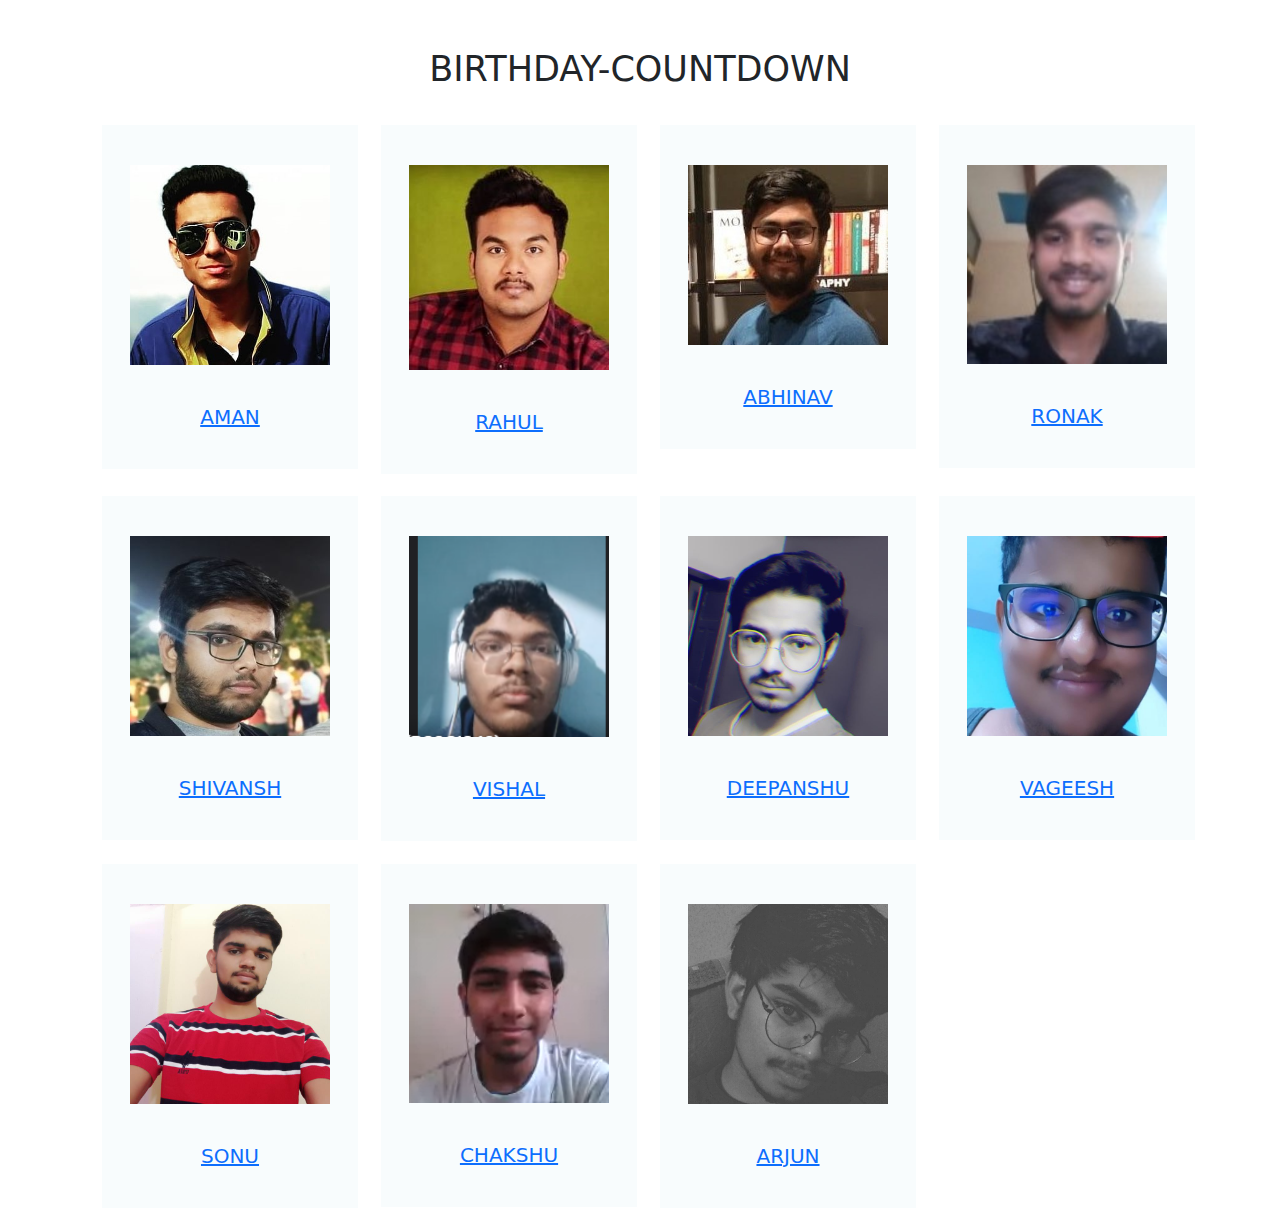
<file: index.html>
<!DOCTYPE html>
<html lang="en">
<head>
    <meta charset="UTF-8">
    <meta http-equiv="X-UA-Compatible" content="IE=edge">
    <meta name="viewport" content="width=device-width, initial-scale=1.0">
    <title>birthday Countdown</title>
    <link rel="favicon" href="../img/logo1.jpg">

    <!-- style css file -->
    <link rel="stylesheet" href="style.css">
    <!-- bootstrap css file -->
    <link rel="stylesheet" href="./bootstrap.min.css">
</head>
<body>
    <section class="birthday-area">
        <div class="container">
          <div class="row">
            <div class="col-lg-12 text-center birthday-title">
              <h1 class="text-uppercase title-text">Birthday-countdown</h1>
            </div>
          </div>
          <div class="container birthday-list">
            <div class="row">
              <div class="col-lg-3 col-md-6 col-sm-12">
                  <a href="./html/aman.html" target="_blank" rel="noopener noreferrer">
                    <div class="birthday">
                        <div class="birthday-img text-center py-4">
                          <img src="./img/buddies/aman.jpg" alt="birthday-1"  width="200" height="auto">
                        </div>
                        <div class="card-body text-centre">
                          <h5 class="card-title text-uppercase font-roboto">Aman</h5>
                        </div>
                        
                      </div>
                
                  </a>
                
              </div>
              <div class="col-lg-3 col-md-6 col-sm-12">
                <a href="./html/rahul.html" target="_blank" rel="noopener noreferrer">
                    <div class="birthday">
                        <div class="birthday-img text-center py-4">
                          <img src="./img/buddies/rahul.jpg" alt="birthday-2"  width="200" height="auto">
                        </div>
                        <div class="card-body text-centre">
                          <h5 class="card-title text-uppercase font-roboto">Rahul</h5>
                        </div>
      
                      </div>
                </a>
              </div>
              <div class="col-lg-3 col-md-6 col-sm-12">
                <a href="./html/abhinav.html" target="_blank" rel="noopener noreferrer">
                    <div class="birthday">
                        <div class="birthday-img text-center py-4">
                          <img src="./img/buddies/abhinav.jpg" alt="birthday-3"  width="200" height="auto">
                        </div>
                        <div class="card-body text-centre">
                          <h5 class="card-title text-uppercase font-roboto">Abhinav</h5>
                        </div>
      
                      </div>
                </a>
              </div>
              <div class="col-lg-3 col-md-6 col-sm-12">
                <a href="./html/ronak.html" target="_blank" rel="noopener noreferrer">
                    <div class="birthday">
                        <div class="birthday-img text-center py-4">
                          <img src="./img/buddies/ronak.jpg" alt="birthday-4"  width="200" height="auto">
                        </div>
                        <div class="card-body text-centre">
                          <h5 class="card-title text-uppercase font-roboto">Ronak</h5>
                        </div>
      
                      </div>
                </a>
              </div>
              <div class="col-lg-3 col-md-6 col-sm-12">
                <a href="./html/shivansh.html" target="_blank" rel="noopener noreferrer">
                    <div class="birthday">
                        <div class="birthday-img text-center py-4">
                          <img src="./img/buddies/shivansh.jpg" alt="birthday-5"  width="200" height="auto">
                        </div>
                        <div class="card-body text-centre">
                          <h5 class="card-title text-uppercase font-roboto">Shivansh</h5>
                        </div>
      
                      </div>
                </a>
              </div>
              <div class="col-lg-3 col-md-6 col-sm-12">
                <a href="./html/vishal.html" target="_blank" rel="noopener noreferrer">
                    <div class="birthday">
                        <div class="birthday-img text-center py-4">
                          <img src="./img/buddies/vishal.png" alt="birthday-6"  width="200" height="auto">
                        </div>
                        <div class="card-body text-centre">
                          <h5 class="card-title text-uppercase font-roboto">Vishal</h5>
                        </div>
      
                      </div>
                </a>
              </div>
              <div class="col-lg-3 col-md-6 col-sm-12">
                <a href="./html/deepanshu.html" target="_blank" rel="noopener noreferrer">
                    <div class="birthday">
                        <div class="birthday-img text-center py-4">
                          <img src="./img/buddies/deepanshu.jpg" alt="birthday-6"  width="200" height="auto">
                        </div>
                        <div class="card-body text-centre">
                          <h5 class="card-title text-uppercase font-roboto">Deepanshu</h5>
                        </div>
      
                      </div>
                </a>
              </div>
              <div class="col-lg-3 col-md-6 col-sm-12">
                <a href="./html/vageesh.html" target="_blank" rel="noopener noreferrer">
                    <div class="birthday">
                        <div class="birthday-img text-center py-4">
                          <img src="./img/buddies/vageesh.jpeg" alt="birthday-8"  width="200" height="auto">
                        </div>
                        <div class="card-body text-centre">
                          <h5 class="card-title text-uppercase font-roboto">Vageesh</h5>
                        </div>
      
                      </div>
                </a>
              </div>
              <div class="col-lg-3 col-md-6 col-sm-12">
                <a href="./html/sonu.html" target="_blank" rel="noopener noreferrer">
                    <div class="birthday">
                        <div class="birthday-img text-center py-4">
                          <img src="./img/buddies/sonu.jpg" alt="birthday-9"  width="200" height="auto">
                        </div>
                        <div class="card-body text-centre">
                          <h5 class="card-title text-uppercase font-roboto">Sonu</h5>
                        </div>
      
                      </div>
                </a>
              </div>
              <div class="col-lg-3 col-md-6 col-sm-12">
                <a href="./html/chakshu.html" target="_blank" rel="noopener noreferrer">
                    <div class="birthday">
                        <div class="birthday-img text-center py-4">
                          <img src="./img/buddies/chakshu.png" alt="birthday-10" width="200" height="auto">
                        </div>
                        <div class="card-body text-centre">
                          <h5 class="card-title text-uppercase font-roboto">Chakshu</h5>
                        </div>
      
                      </div>
                </a>
              </div>
              <div class="col-lg-3 col-md-6 col-sm-12">
                <a href="./html/arjun.html" target="_blank" rel="noopener noreferrer">
                    <div class="birthday">
                        <div class="birthday-img text-center py-4">
                          <img src="./img/buddies/arjun.jpg" alt="birthday-11" width="200" height="auto">
                        </div>
                        <div class="card-body text-centre">
                          <h5 class="card-title text-uppercase font-roboto">Arjun</h5>
                        </div>
      
                      </div>
                </a>
              </div>
            </div>

          </div>
        </div>
      </section>
      <!-- bootstrap js file -->
    <script src="./bootstrap.min.js"></script>
    
</body>
</html>
</file>
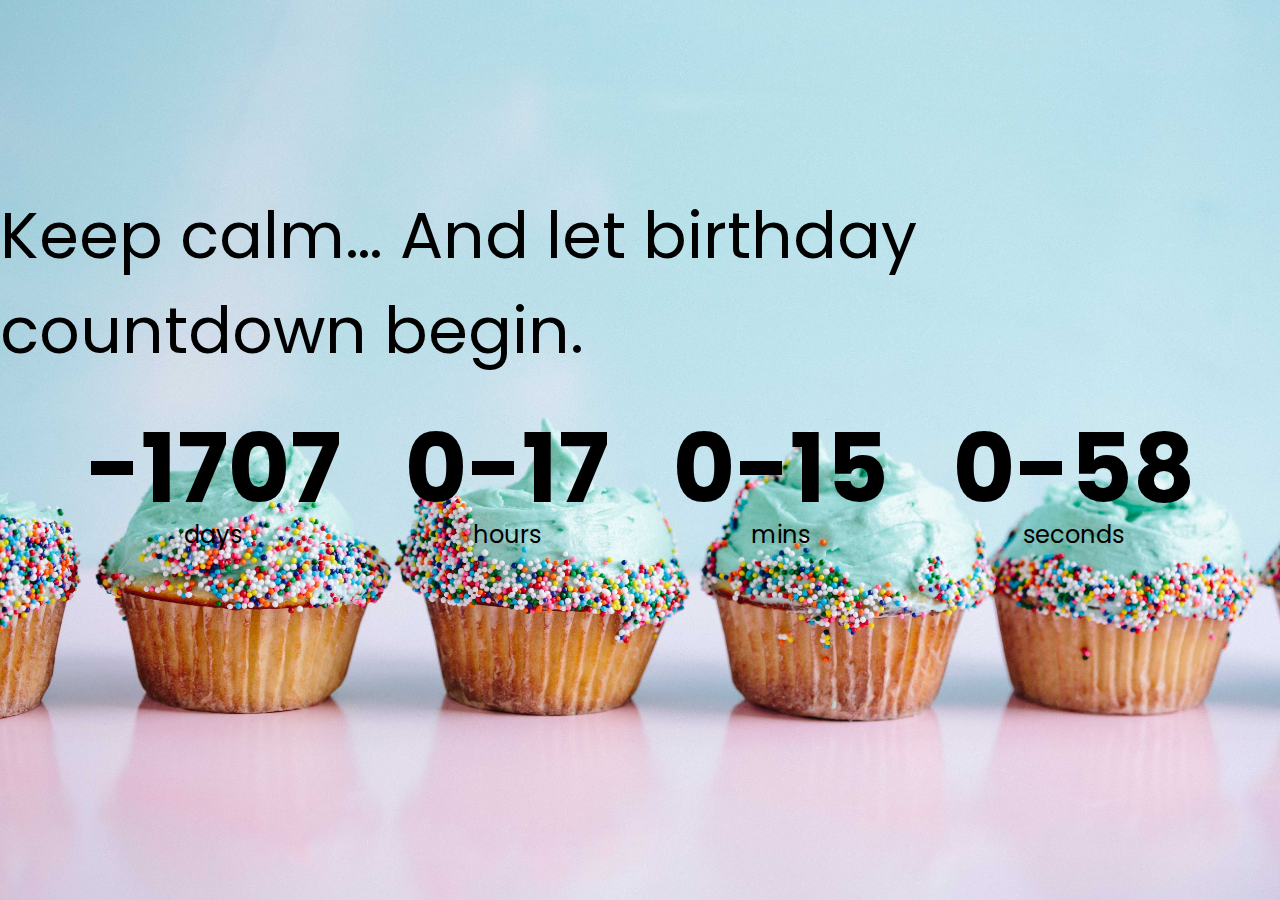
<file: html/abhinav.html>
<!DOCTYPE html>
<html lang="en">
<head>
    <meta charset="UTF-8">
    <meta http-equiv="X-UA-Compatible" content="IE=edge">
    <meta name="viewport" content="width=device-width, initial-scale=1.0">
    <title>Countdown Timer</title>
    <link rel="stylesheet" href="../style2.css">
    
    <link rel="shortcut icon" href="../img/logo2.jpg">
</head>

<body>
    <h1>Keep calm… And let birthday countdown begin.</h1>
    <div class="countdown-container">
        <div class="countdown-el days-c">
            <p class="big-text" id="days">0</p>
            <span>days</span>
        </div>
        <div class="countdown-el hours-c">
            <p class="big-text" id="hours">0</p>
            <span>hours</span>
        </div>
        <div class="countdown-el mins-c">
            <p class="big-text" id="mins">0</p>
            <span>mins</span>
        </div>
        <div class="countdown-el secs-c">
            <p class="big-text" id="secs">0</p>
            <span>seconds</span>
        </div>
    </div>
</body>
<script>
    const daysEl= document.getElementById('days');
    const hoursEl=document.getElementById('hours');
    const minsEl=document.getElementById('mins');
    const secsEl=document.getElementById('secs');
    const birthday = '21 nov 2021';
    function countdown() {
        const birthdayDate = new Date(birthday);
        const currentDate = new Date();
        const totalSeconds = (birthdayDate - currentDate)/1000;
        const days = Math.floor(totalSeconds/3600/24);
        const hours = Math.floor(totalSeconds/3600)%24;
        const minutes = Math.floor(totalSeconds/60)%60;
        const seconds = Math.floor(totalSeconds%60);

        console.log(days, hours, minutes, seconds);

        daysEl.innerHTML = days;
        hoursEl.innerHTML = formatTime(hours);
        minsEl.innerHTML = formatTime(minutes);
        secsEl.innerHTML = formatTime(seconds);
    }
    function formatTime(time){
        return time < 10 ? `0${time}` : time;
    }
    countdown();

    setInterval(countdown, 1000);
</script>
</html>
</file>
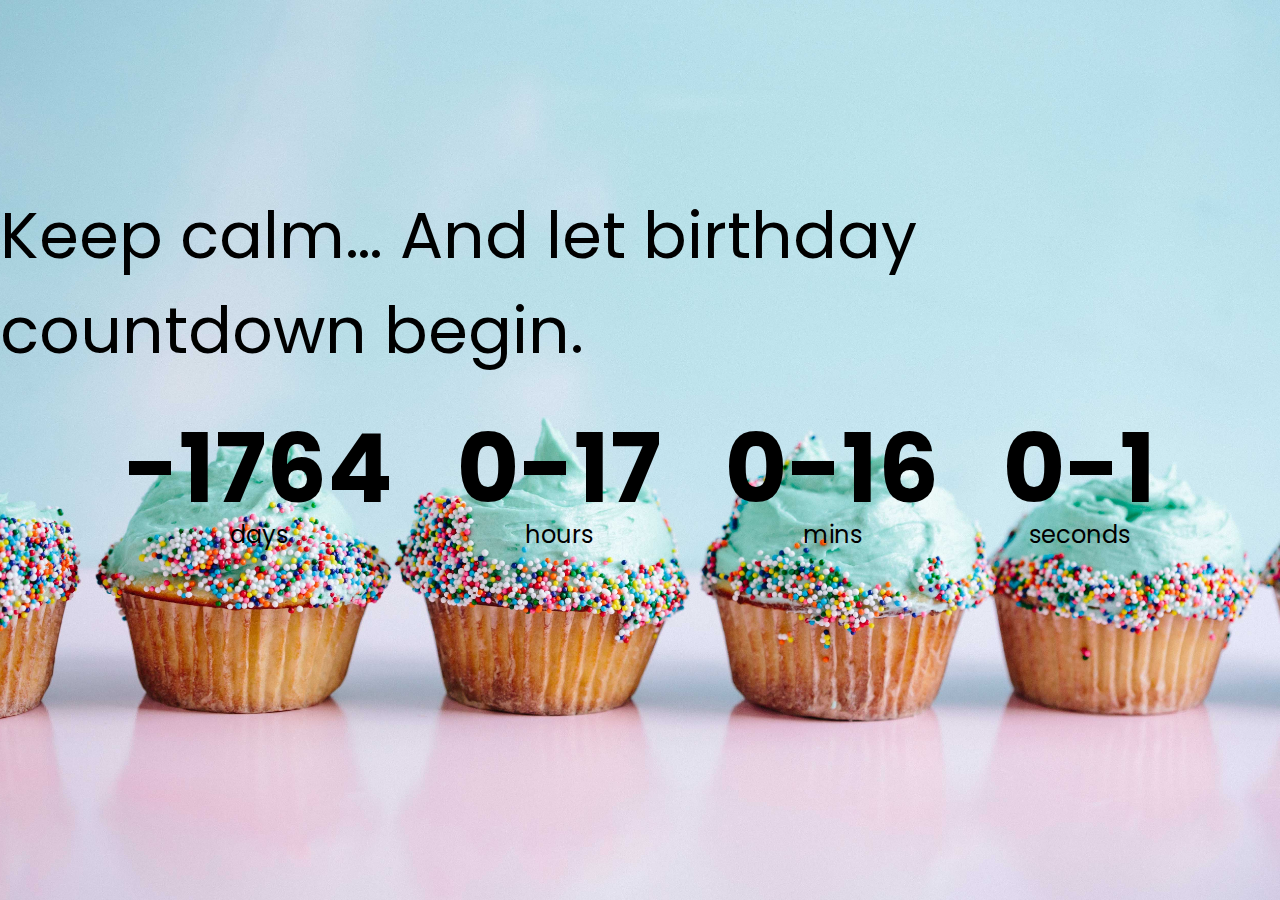
<file: html/aman.html>
<!DOCTYPE html>
<html lang="en">
<head>
    <meta charset="UTF-8">
    <meta http-equiv="X-UA-Compatible" content="IE=edge">
    <meta name="viewport" content="width=device-width, initial-scale=1.0">
    <title>Countdown Timer</title>
    <link rel="stylesheet" href="../style2.css">
    
    <link rel="shortcut icon" href="../img/logo2.jpg">
</head>

<body>
    <h1>Keep calm… And let birthday countdown begin.</h1>
    <div class="countdown-container">
        <div class="countdown-el days-c">
            <p class="big-text" id="days">0</p>
            <span>days</span>
        </div>
        <div class="countdown-el hours-c">
            <p class="big-text" id="hours">0</p>
            <span>hours</span>
        </div>
        <div class="countdown-el mins-c">
            <p class="big-text" id="mins">0</p>
            <span>mins</span>
        </div>
        <div class="countdown-el secs-c">
            <p class="big-text" id="secs">0</p>
            <span>seconds</span>
        </div>
    </div>
</body>
<script>
    const daysEl= document.getElementById('days');
    const hoursEl=document.getElementById('hours');
    const minsEl=document.getElementById('mins');
    const secsEl=document.getElementById('secs');
    const birthday = '25 Sept 2021';
    function countdown() {
        const birthdayDate = new Date(birthday);
        const currentDate = new Date();
        const totalSeconds = (birthdayDate - currentDate)/1000;
        const days = Math.floor(totalSeconds/3600/24);
        const hours = Math.floor(totalSeconds/3600)%24;
        const minutes = Math.floor(totalSeconds/60)%60;
        const seconds = Math.floor(totalSeconds%60);

        console.log(days, hours, minutes, seconds);

        daysEl.innerHTML = days;
        hoursEl.innerHTML = formatTime(hours);
        minsEl.innerHTML = formatTime(minutes);
        secsEl.innerHTML = formatTime(seconds);
    }
    function formatTime(time){
        return time < 10 ? `0${time}` : time;
    }
    countdown();

    setInterval(countdown, 1000);
</script>
</html>
</file>
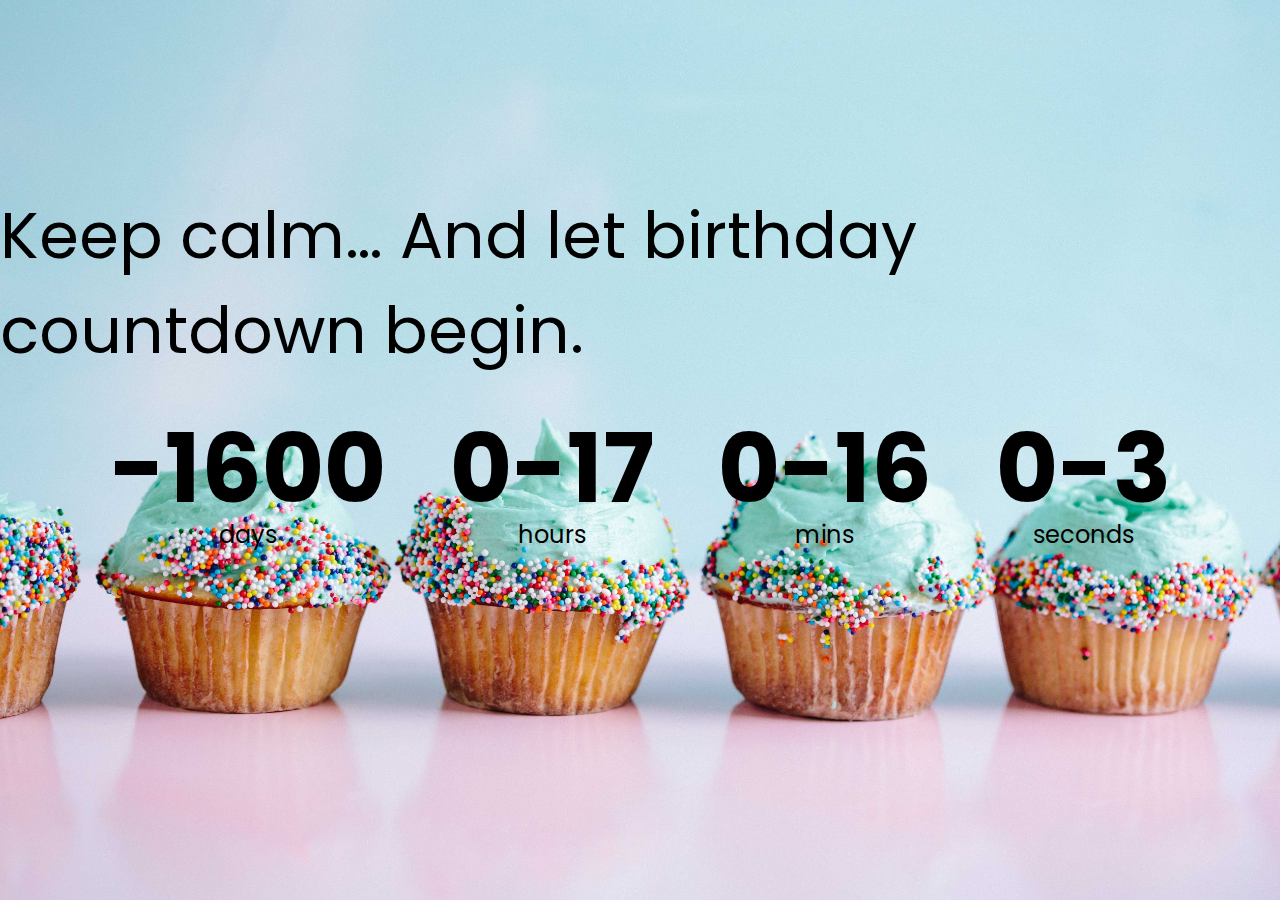
<file: html/arjun.html>
<!DOCTYPE html>
<html lang="en">
<head>
    <meta charset="UTF-8">
    <meta http-equiv="X-UA-Compatible" content="IE=edge">
    <meta name="viewport" content="width=device-width, initial-scale=1.0">
    <title>Countdown Timer</title>
    <link rel="stylesheet" href="../style2.css">
    
    <link rel="shortcut icon" href="../img/logo2.jpg">
</head>

<body>
    <h1>Keep calm… And let birthday countdown begin.</h1>
    <div class="countdown-container">
        <div class="countdown-el days-c">
            <p class="big-text" id="days">0</p>
            <span>days</span>
        </div>
        <div class="countdown-el hours-c">
            <p class="big-text" id="hours">0</p>
            <span>hours</span>
        </div>
        <div class="countdown-el mins-c">
            <p class="big-text" id="mins">0</p>
            <span>mins</span>
        </div>
        <div class="countdown-el secs-c">
            <p class="big-text" id="secs">0</p>
            <span>seconds</span>
        </div>
    </div>
</body>
<script>
    const daysEl= document.getElementById('days');
    const hoursEl=document.getElementById('hours');
    const minsEl=document.getElementById('mins');
    const secsEl=document.getElementById('secs');
    const birthday = '8 mar 2022';
    function countdown() {
        const birthdayDate = new Date(birthday);
        const currentDate = new Date();
        const totalSeconds = (birthdayDate - currentDate)/1000;
        const days = Math.floor(totalSeconds/3600/24);
        const hours = Math.floor(totalSeconds/3600)%24;
        const minutes = Math.floor(totalSeconds/60)%60;
        const seconds = Math.floor(totalSeconds%60);

        console.log(days, hours, minutes, seconds);

        daysEl.innerHTML = days;
        hoursEl.innerHTML = formatTime(hours);
        minsEl.innerHTML = formatTime(minutes);
        secsEl.innerHTML = formatTime(seconds);
    }
    function formatTime(time){
        return time < 10 ? `0${time}` : time;
    }
    countdown();

    setInterval(countdown, 1000);
</script>
</html>
</file>
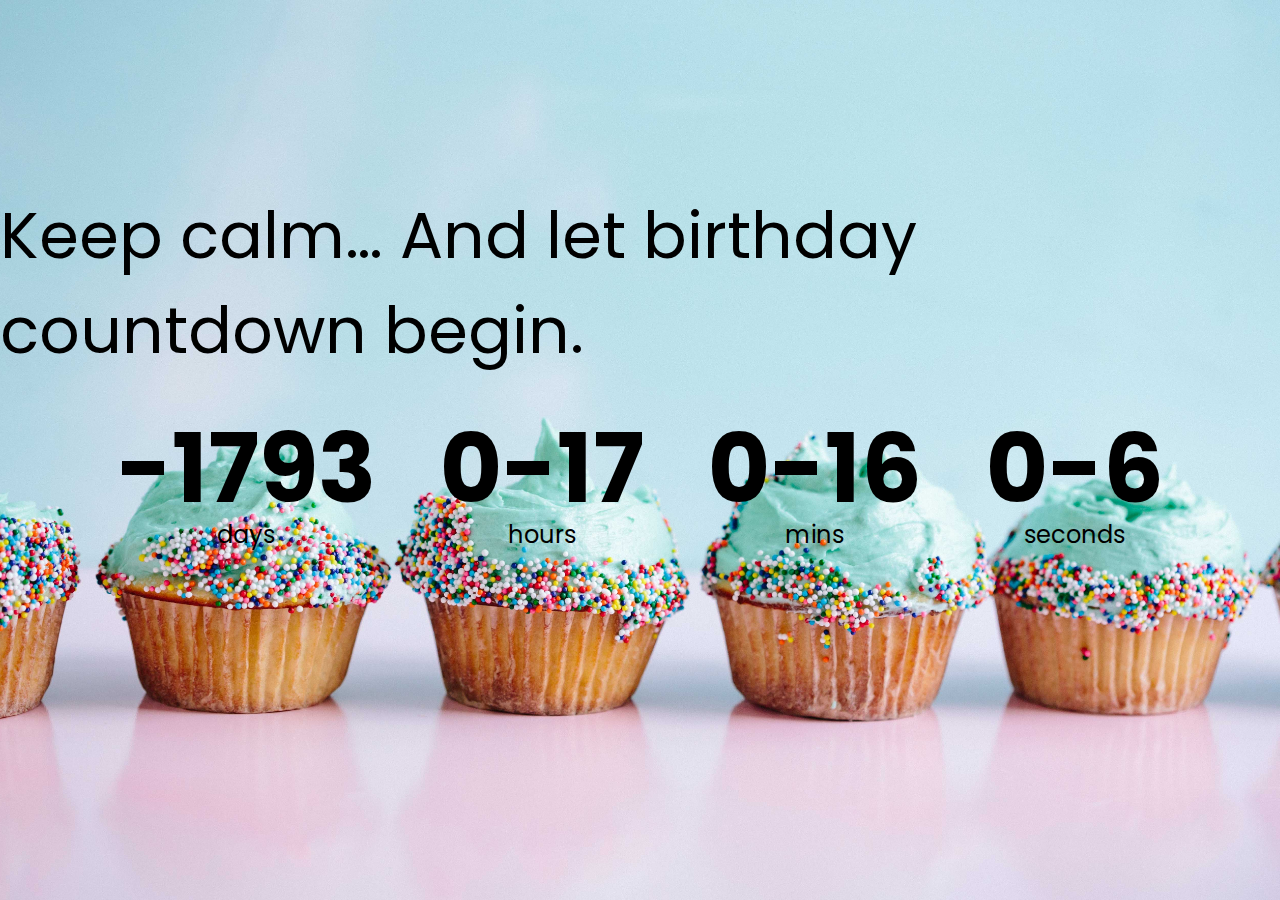
<file: html/chakshu.html>
<!DOCTYPE html>
<html lang="en">
<head>
    <meta charset="UTF-8">
    <meta http-equiv="X-UA-Compatible" content="IE=edge">
    <meta name="viewport" content="width=device-width, initial-scale=1.0">
    <title>Countdown Timer</title>
    <link rel="stylesheet" href="../style2.css">
    
    <link rel="shortcut icon" href="../img/logo2.jpg">
</head>

<body>
    <h1>Keep calm… And let birthday countdown begin.</h1>
    <div class="countdown-container">
        <div class="countdown-el days-c">
            <p class="big-text" id="days">0</p>
            <span>days</span>
        </div>
        <div class="countdown-el hours-c">
            <p class="big-text" id="hours">0</p>
            <span>hours</span>
        </div>
        <div class="countdown-el mins-c">
            <p class="big-text" id="mins">0</p>
            <span>mins</span>
        </div>
        <div class="countdown-el secs-c">
            <p class="big-text" id="secs">0</p>
            <span>seconds</span>
        </div>
    </div>
</body>
<script>
    const daysEl= document.getElementById('days');
    const hoursEl=document.getElementById('hours');
    const minsEl=document.getElementById('mins');
    const secsEl=document.getElementById('secs');
    const birthday = '27 aug 2021';
    function countdown() {
        const birthdayDate = new Date(birthday);
        const currentDate = new Date();
        const totalSeconds = (birthdayDate - currentDate)/1000;
        const days = Math.floor(totalSeconds/3600/24);
        const hours = Math.floor(totalSeconds/3600)%24;
        const minutes = Math.floor(totalSeconds/60)%60;
        const seconds = Math.floor(totalSeconds%60);

        console.log(days, hours, minutes, seconds);

        daysEl.innerHTML = days;
        hoursEl.innerHTML = formatTime(hours);
        minsEl.innerHTML = formatTime(minutes);
        secsEl.innerHTML = formatTime(seconds);
    }
    function formatTime(time){
        return time < 10 ? `0${time}` : time;
    }
    countdown();

    setInterval(countdown, 1000);
</script>
</html>
</file>
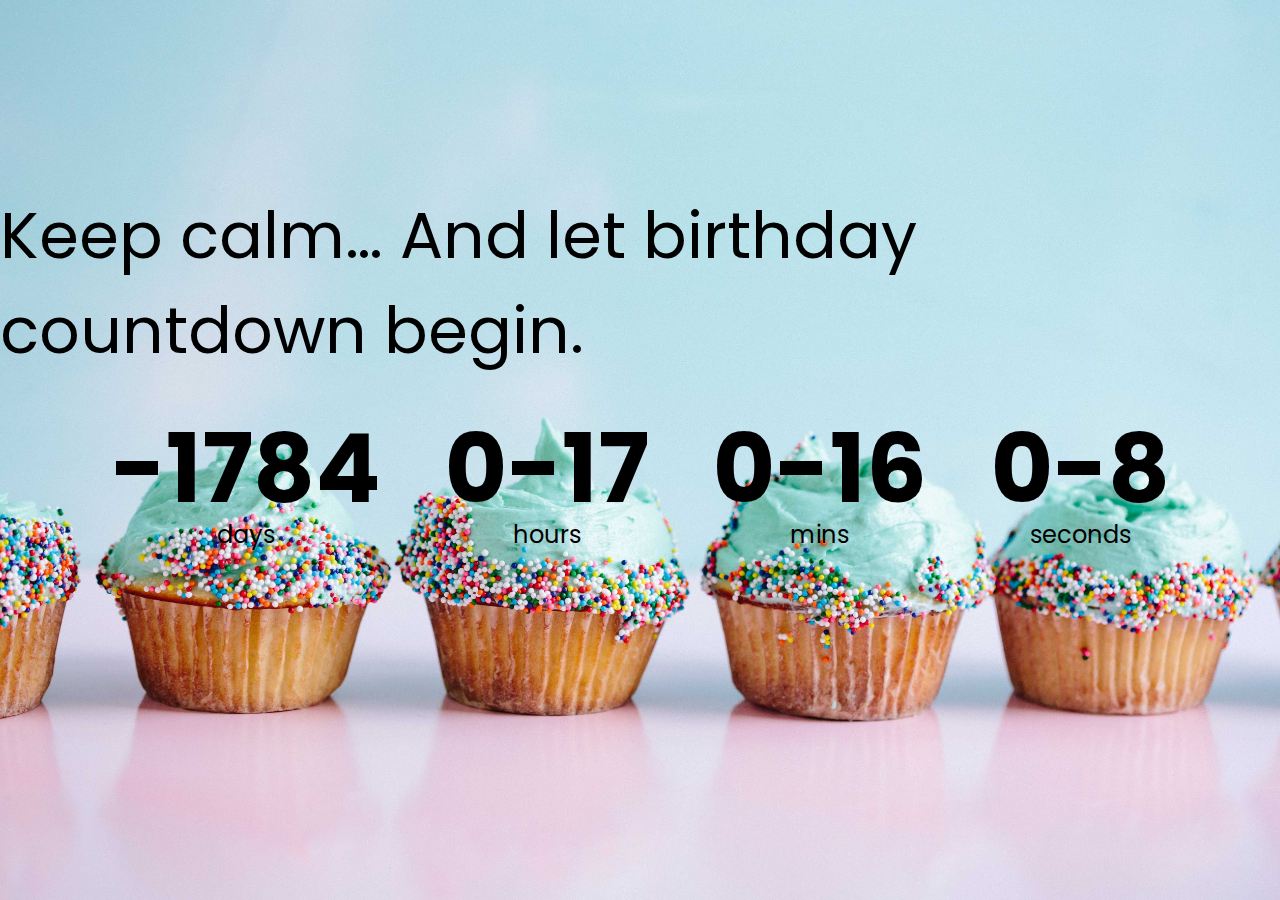
<file: html/deepanshu.html>
<!DOCTYPE html>
<html lang="en">
<head>
    <meta charset="UTF-8">
    <meta http-equiv="X-UA-Compatible" content="IE=edge">
    <meta name="viewport" content="width=device-width, initial-scale=1.0">
    <title>Countdown Timer</title>
    <link rel="stylesheet" href="../style2.css">
    
    <link rel="shortcut icon" href="../img/logo2.jpg">
</head>

<body>
    <h1>Keep calm… And let birthday countdown begin.</h1>
    <div class="countdown-container">
        <div class="countdown-el days-c">
            <p class="big-text" id="days">0</p>
            <span>days</span>
        </div>
        <div class="countdown-el hours-c">
            <p class="big-text" id="hours">0</p>
            <span>hours</span>
        </div>
        <div class="countdown-el mins-c">
            <p class="big-text" id="mins">0</p>
            <span>mins</span>
        </div>
        <div class="countdown-el secs-c">
            <p class="big-text" id="secs">0</p>
            <span>seconds</span>
        </div>
    </div>
</body>
<script>
    const daysEl= document.getElementById('days');
    const hoursEl=document.getElementById('hours');
    const minsEl=document.getElementById('mins');
    const secsEl=document.getElementById('secs');
    const birthday = '5 Sept 2021';
    function countdown() {
        const birthdayDate = new Date(birthday);
        const currentDate = new Date();
        const totalSeconds = (birthdayDate - currentDate)/1000;
        const days = Math.floor(totalSeconds/3600/24);
        const hours = Math.floor(totalSeconds/3600)%24;
        const minutes = Math.floor(totalSeconds/60)%60;
        const seconds = Math.floor(totalSeconds%60);

        console.log(days, hours, minutes, seconds);

        daysEl.innerHTML = days;
        hoursEl.innerHTML = formatTime(hours);
        minsEl.innerHTML = formatTime(minutes);
        secsEl.innerHTML = formatTime(seconds);
    }
    function formatTime(time){
        return time < 10 ? `0${time}` : time;
    }
    countdown();

    setInterval(countdown, 1000);
</script>
</html>
</file>
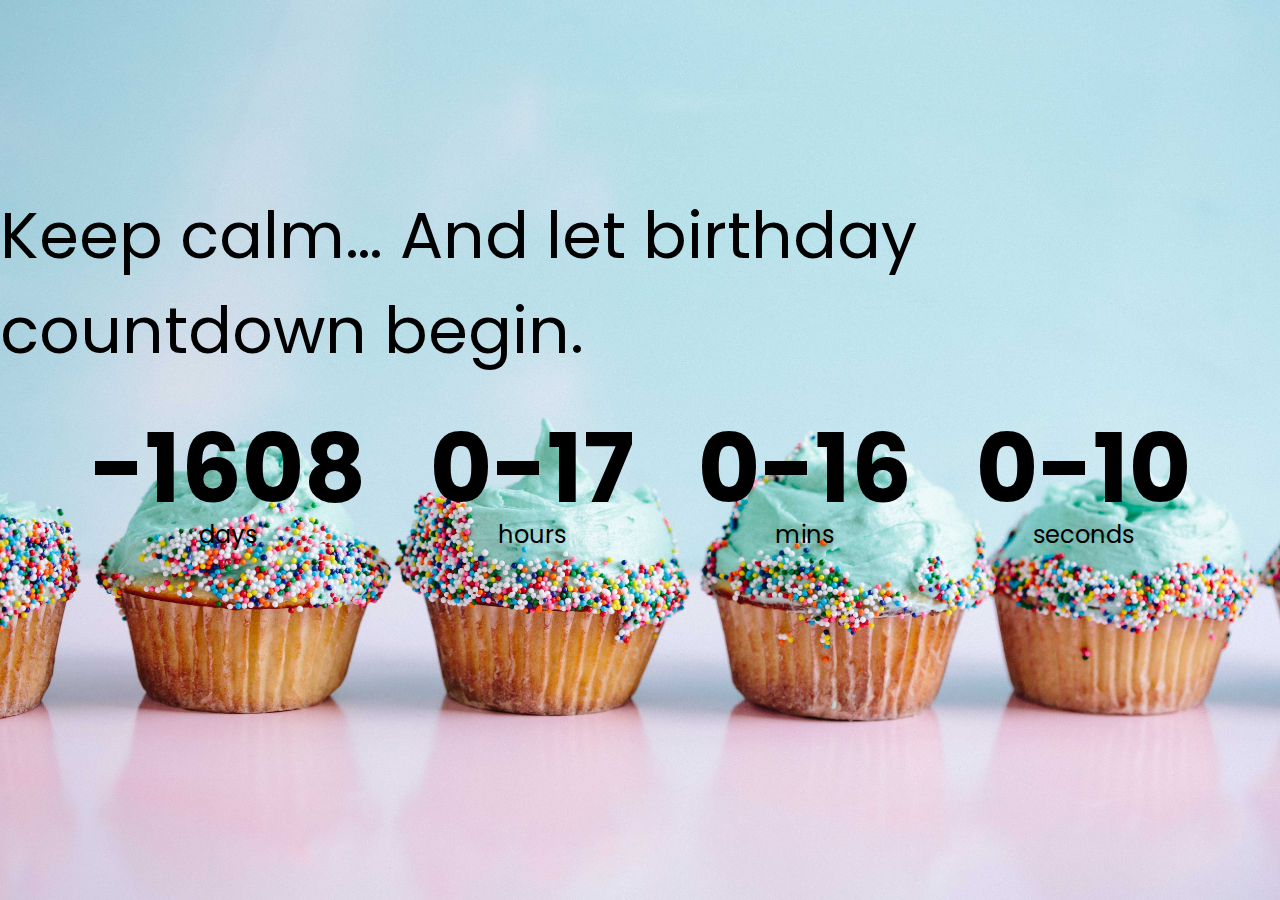
<file: html/rahul.html>
<!DOCTYPE html>
<html lang="en">
<head>
    <meta charset="UTF-8">
    <meta http-equiv="X-UA-Compatible" content="IE=edge">
    <meta name="viewport" content="width=device-width, initial-scale=1.0">
    <title>Countdown Timer</title>
    <link rel="stylesheet" href="../style2.css">
    
    <link rel="shortcut icon" href="../img/logo2.jpg">
</head>

<body>
    <h1>Keep calm… And let birthday countdown begin.</h1>
    <div class="countdown-container">
        <div class="countdown-el days-c">
            <p class="big-text" id="days">0</p>
            <span>days</span>
        </div>
        <div class="countdown-el hours-c">
            <p class="big-text" id="hours">0</p>
            <span>hours</span>
        </div>
        <div class="countdown-el mins-c">
            <p class="big-text" id="mins">0</p>
            <span>mins</span>
        </div>
        <div class="countdown-el secs-c">
            <p class="big-text" id="secs">0</p>
            <span>seconds</span>
        </div>
    </div>
</body>
<script>
    const daysEl= document.getElementById('days');
    const hoursEl=document.getElementById('hours');
    const minsEl=document.getElementById('mins');
    const secsEl=document.getElementById('secs');
    const birthday = '28 feb 2022';
    function countdown() {
        const birthdayDate = new Date(birthday);
        const currentDate = new Date();
        const totalSeconds = (birthdayDate - currentDate)/1000;
        const days = Math.floor(totalSeconds/3600/24);
        const hours = Math.floor(totalSeconds/3600)%24;
        const minutes = Math.floor(totalSeconds/60)%60;
        const seconds = Math.floor(totalSeconds%60);

        console.log(days, hours, minutes, seconds);

        daysEl.innerHTML = days;
        hoursEl.innerHTML = formatTime(hours);
        minsEl.innerHTML = formatTime(minutes);
        secsEl.innerHTML = formatTime(seconds);
    }
    function formatTime(time){
        return time < 10 ? `0${time}` : time;
    }
    countdown();

    setInterval(countdown, 1000);
</script>
</html>
</file>
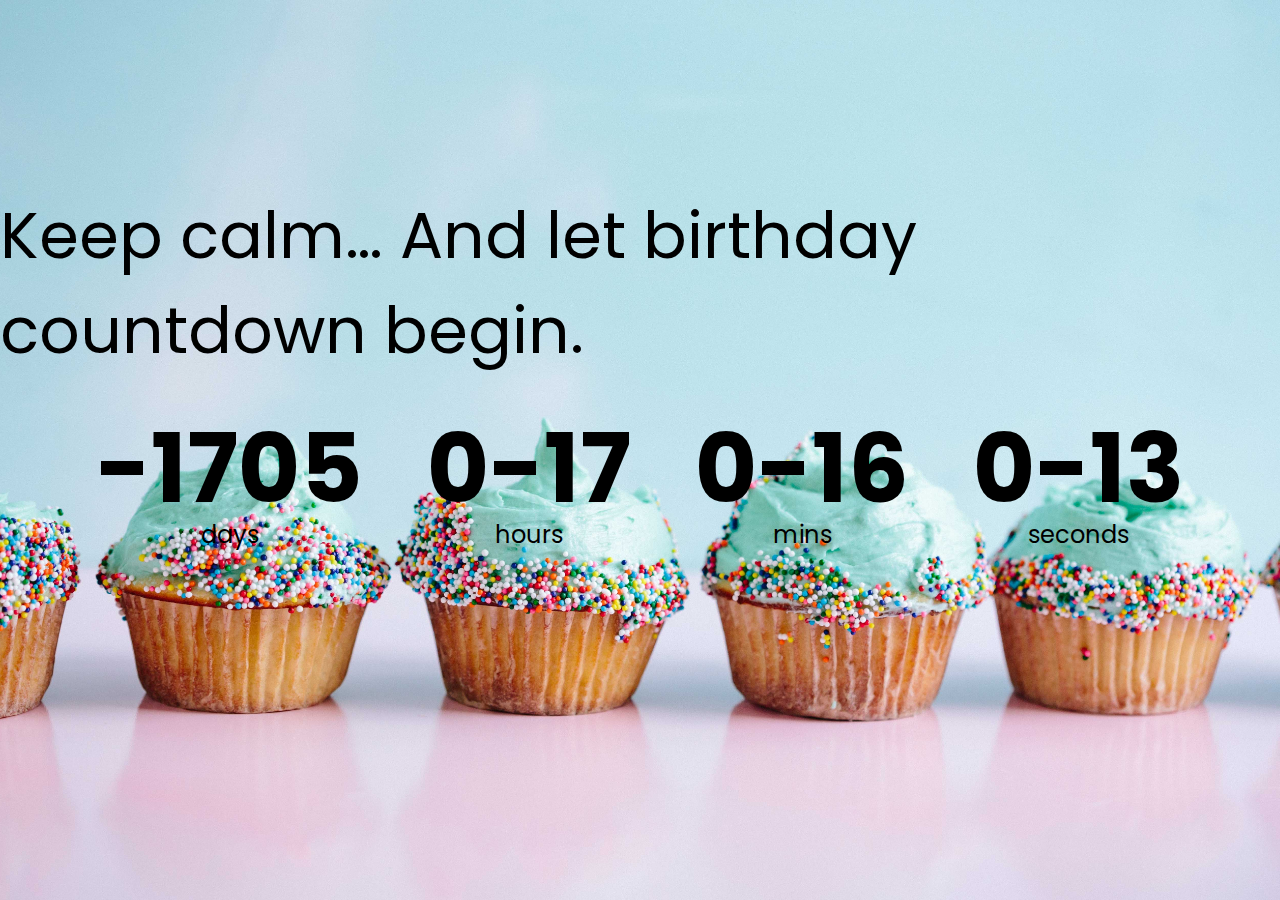
<file: html/ronak.html>
<!DOCTYPE html>
<html lang="en">
<head>
    <meta charset="UTF-8">
    <meta http-equiv="X-UA-Compatible" content="IE=edge">
    <meta name="viewport" content="width=device-width, initial-scale=1.0">
    <title>Countdown Timer</title>
    <link rel="stylesheet" href="../style2.css">
    
    <link rel="shortcut icon" href="../img/logo2.jpg">
</head>

<body>
    <h1>Keep calm… And let birthday countdown begin.</h1>
    <div class="countdown-container">
        <div class="countdown-el days-c">
            <p class="big-text" id="days">0</p>
            <span>days</span>
        </div>
        <div class="countdown-el hours-c">
            <p class="big-text" id="hours">0</p>
            <span>hours</span>
        </div>
        <div class="countdown-el mins-c">
            <p class="big-text" id="mins">0</p>
            <span>mins</span>
        </div>
        <div class="countdown-el secs-c">
            <p class="big-text" id="secs">0</p>
            <span>seconds</span>
        </div>
    </div>
</body>
<script>
    const daysEl= document.getElementById('days');
    const hoursEl=document.getElementById('hours');
    const minsEl=document.getElementById('mins');
    const secsEl=document.getElementById('secs');
    const birthday = '23 nov 2021';
    function countdown() {
        const birthdayDate = new Date(birthday);
        const currentDate = new Date();
        const totalSeconds = (birthdayDate - currentDate)/1000;
        const days = Math.floor(totalSeconds/3600/24);
        const hours = Math.floor(totalSeconds/3600)%24;
        const minutes = Math.floor(totalSeconds/60)%60;
        const seconds = Math.floor(totalSeconds%60);

        console.log(days, hours, minutes, seconds);

        daysEl.innerHTML = days;
        hoursEl.innerHTML = formatTime(hours);
        minsEl.innerHTML = formatTime(minutes);
        secsEl.innerHTML = formatTime(seconds);
    }
    function formatTime(time){
        return time < 10 ? `0${time}` : time;
    }
    countdown();

    setInterval(countdown, 1000);
</script>
</html>
</file>
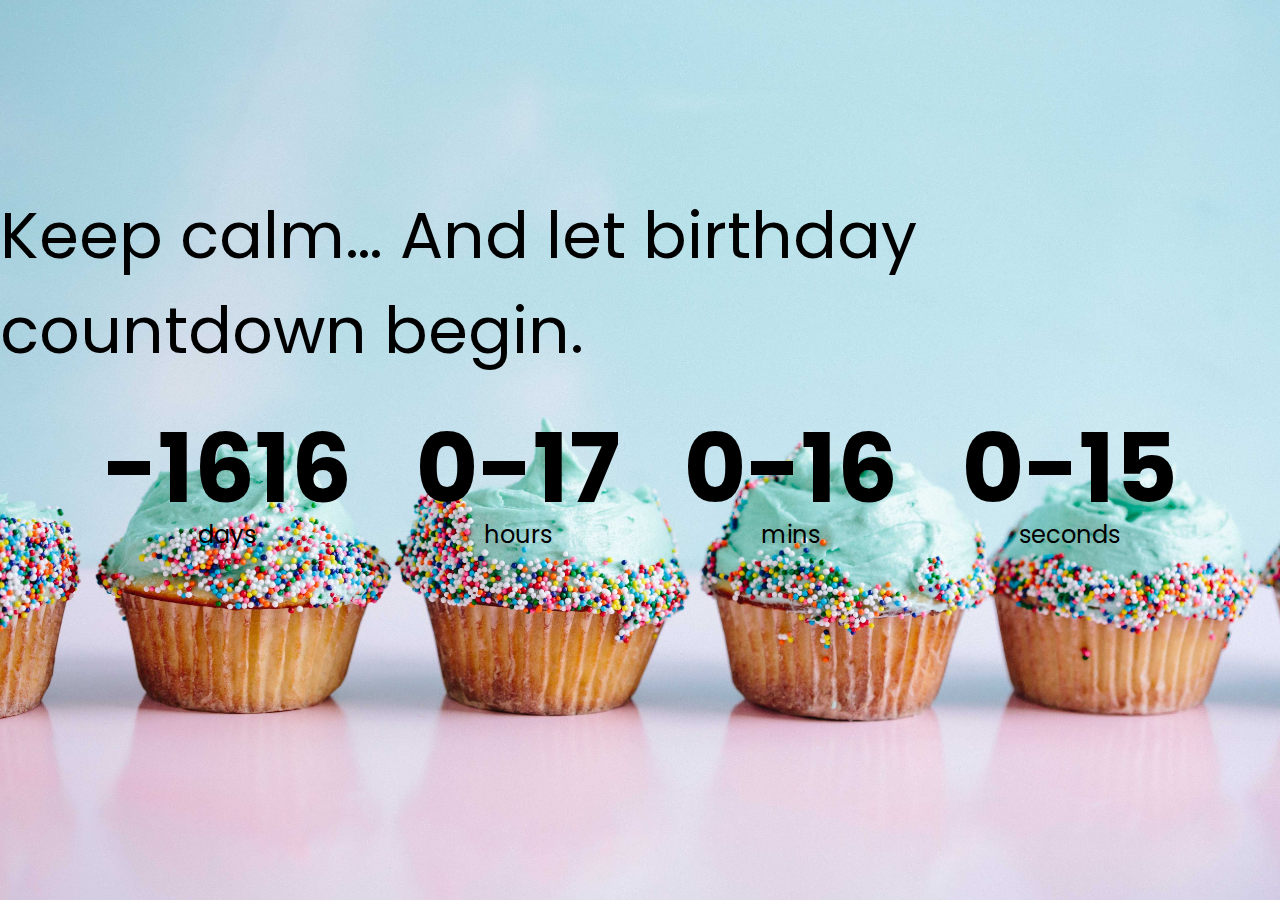
<file: html/shivansh.html>
<!DOCTYPE html>
<html lang="en">
<head>
    <meta charset="UTF-8">
    <meta http-equiv="X-UA-Compatible" content="IE=edge">
    <meta name="viewport" content="width=device-width, initial-scale=1.0">
    <title>Countdown Timer</title>
    <link rel="stylesheet" href="../style2.css">
    
    <link rel="shortcut icon" href="../img/logo2.jpg">
</head>

<body>
    <h1>Keep calm… And let birthday countdown begin.</h1>
    <div class="countdown-container">
        <div class="countdown-el days-c">
            <p class="big-text" id="days">0</p>
            <span>days</span>
        </div>
        <div class="countdown-el hours-c">
            <p class="big-text" id="hours">0</p>
            <span>hours</span>
        </div>
        <div class="countdown-el mins-c">
            <p class="big-text" id="mins">0</p>
            <span>mins</span>
        </div>
        <div class="countdown-el secs-c">
            <p class="big-text" id="secs">0</p>
            <span>seconds</span>
        </div>
    </div>
</body>
<script>
    const daysEl= document.getElementById('days');
    const hoursEl=document.getElementById('hours');
    const minsEl=document.getElementById('mins');
    const secsEl=document.getElementById('secs');
    const birthday = '20 feb 2022';
    function countdown() {
        const birthdayDate = new Date(birthday);
        const currentDate = new Date();
        const totalSeconds = (birthdayDate - currentDate)/1000;
        const days = Math.floor(totalSeconds/3600/24);
        const hours = Math.floor(totalSeconds/3600)%24;
        const minutes = Math.floor(totalSeconds/60)%60;
        const seconds = Math.floor(totalSeconds%60);

        console.log(days, hours, minutes, seconds);

        daysEl.innerHTML = days;
        hoursEl.innerHTML = formatTime(hours);
        minsEl.innerHTML = formatTime(minutes);
        secsEl.innerHTML = formatTime(seconds);
    }
    function formatTime(time){
        return time < 10 ? `0${time}` : time;
    }
    countdown();

    setInterval(countdown, 1000);
</script>
</html>
</file>
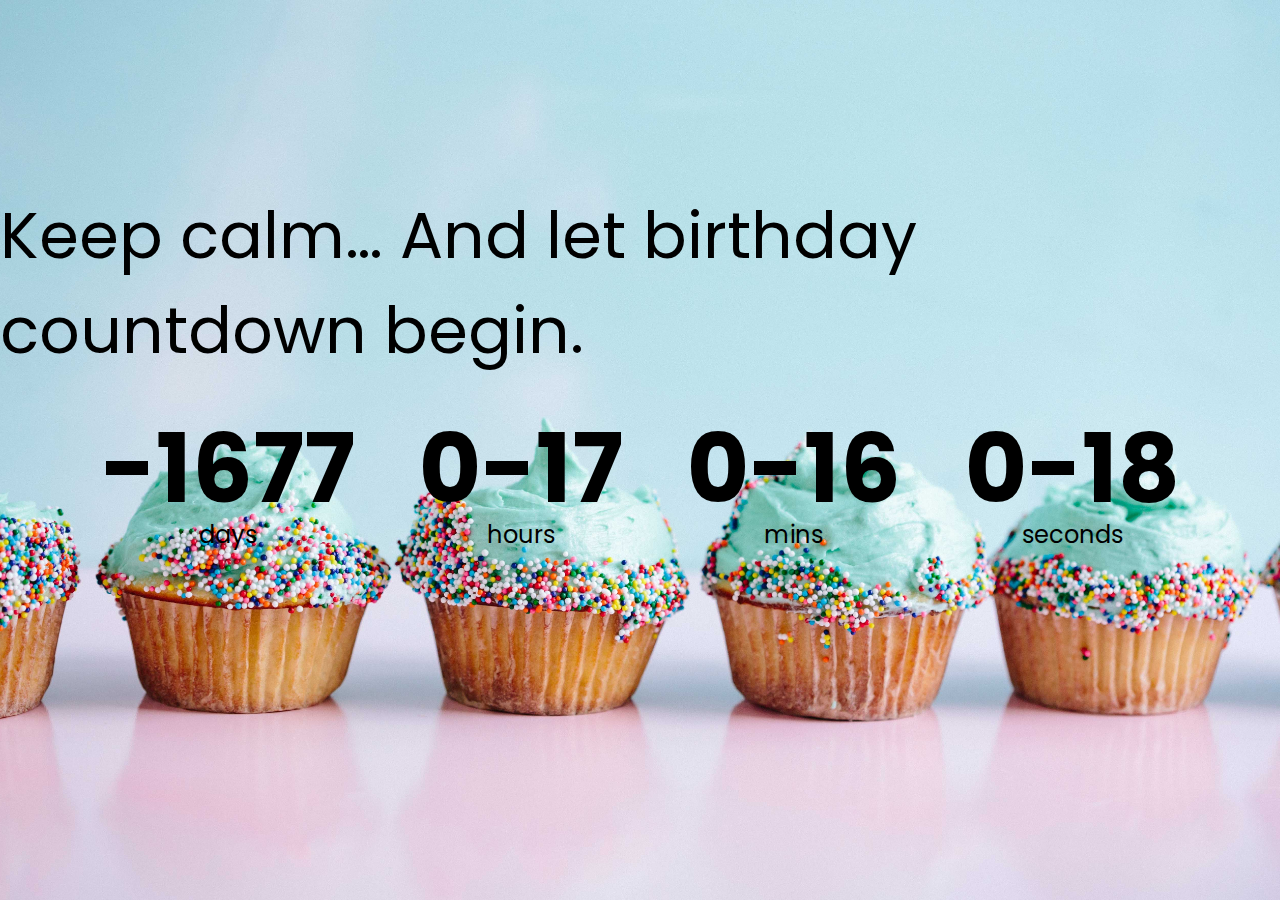
<file: html/sonu.html>
<!DOCTYPE html>
<html lang="en">
<head>
    <meta charset="UTF-8">
    <meta http-equiv="X-UA-Compatible" content="IE=edge">
    <meta name="viewport" content="width=device-width, initial-scale=1.0">
    <title>Countdown Timer</title>
    <link rel="stylesheet" href="../style2.css">
    
    <link rel="shortcut icon" href="../img/logo2.jpg">
</head>

<body>
    <h1>Keep calm… And let birthday countdown begin.</h1>
    <div class="countdown-container">
        <div class="countdown-el days-c">
            <p class="big-text" id="days">0</p>
            <span>days</span>
        </div>
        <div class="countdown-el hours-c">
            <p class="big-text" id="hours">0</p>
            <span>hours</span>
        </div>
        <div class="countdown-el mins-c">
            <p class="big-text" id="mins">0</p>
            <span>mins</span>
        </div>
        <div class="countdown-el secs-c">
            <p class="big-text" id="secs">0</p>
            <span>seconds</span>
        </div>
    </div>
</body>
<script>
    const daysEl= document.getElementById('days');
    const hoursEl=document.getElementById('hours');
    const minsEl=document.getElementById('mins');
    const secsEl=document.getElementById('secs');
    const birthday = '21 dec 2021';
    function countdown() {
        const birthdayDate = new Date(birthday);
        const currentDate = new Date();
        const totalSeconds = (birthdayDate - currentDate)/1000;
        const days = Math.floor(totalSeconds/3600/24);
        const hours = Math.floor(totalSeconds/3600)%24;
        const minutes = Math.floor(totalSeconds/60)%60;
        const seconds = Math.floor(totalSeconds%60);

        console.log(days, hours, minutes, seconds);

        daysEl.innerHTML = days;
        hoursEl.innerHTML = formatTime(hours);
        minsEl.innerHTML = formatTime(minutes);
        secsEl.innerHTML = formatTime(seconds);
    }
    function formatTime(time){
        return time < 10 ? `0${time}` : time;
    }
    countdown();

    setInterval(countdown, 1000);
</script>
</html>
</file>
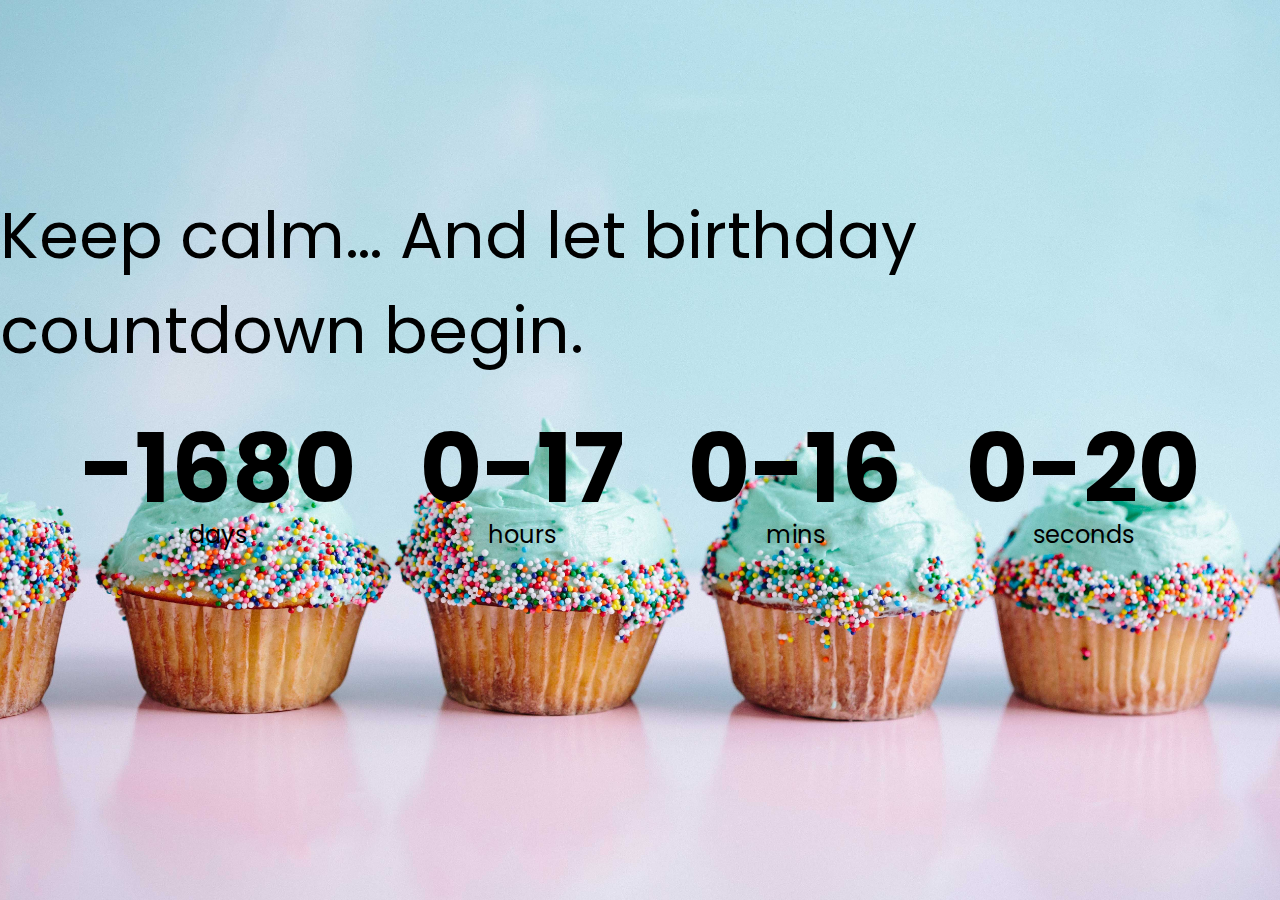
<file: html/vageesh.html>
<!DOCTYPE html>
<html lang="en">
<head>
    <meta charset="UTF-8">
    <meta http-equiv="X-UA-Compatible" content="IE=edge">
    <meta name="viewport" content="width=device-width, initial-scale=1.0">
    <title>Countdown Timer</title>
    <link rel="stylesheet" href="../style2.css">
    
    <link rel="shortcut icon" href="../img/logo2.jpg">
</head>

<body>
    <h1>Keep calm… And let birthday countdown begin.</h1>
    <div class="countdown-container">
        <div class="countdown-el days-c">
            <p class="big-text" id="days">0</p>
            <span>days</span>
        </div>
        <div class="countdown-el hours-c">
            <p class="big-text" id="hours">0</p>
            <span>hours</span>
        </div>
        <div class="countdown-el mins-c">
            <p class="big-text" id="mins">0</p>
            <span>mins</span>
        </div>
        <div class="countdown-el secs-c">
            <p class="big-text" id="secs">0</p>
            <span>seconds</span>
        </div>
    </div>
</body>
<script>
    const daysEl= document.getElementById('days');
    const hoursEl=document.getElementById('hours');
    const minsEl=document.getElementById('mins');
    const secsEl=document.getElementById('secs');
    const birthday = '18 dec 2021';
    function countdown() {
        const birthdayDate = new Date(birthday);
        const currentDate = new Date();
        const totalSeconds = (birthdayDate - currentDate)/1000;
        const days = Math.floor(totalSeconds/3600/24);
        const hours = Math.floor(totalSeconds/3600)%24;
        const minutes = Math.floor(totalSeconds/60)%60;
        const seconds = Math.floor(totalSeconds%60);

        console.log(days, hours, minutes, seconds);

        daysEl.innerHTML = days;
        hoursEl.innerHTML = formatTime(hours);
        minsEl.innerHTML = formatTime(minutes);
        secsEl.innerHTML = formatTime(seconds);
    }
    function formatTime(time){
        return time < 10 ? `0${time}` : time;
    }
    countdown();

    setInterval(countdown, 1000);
</script>
</html>
</file>
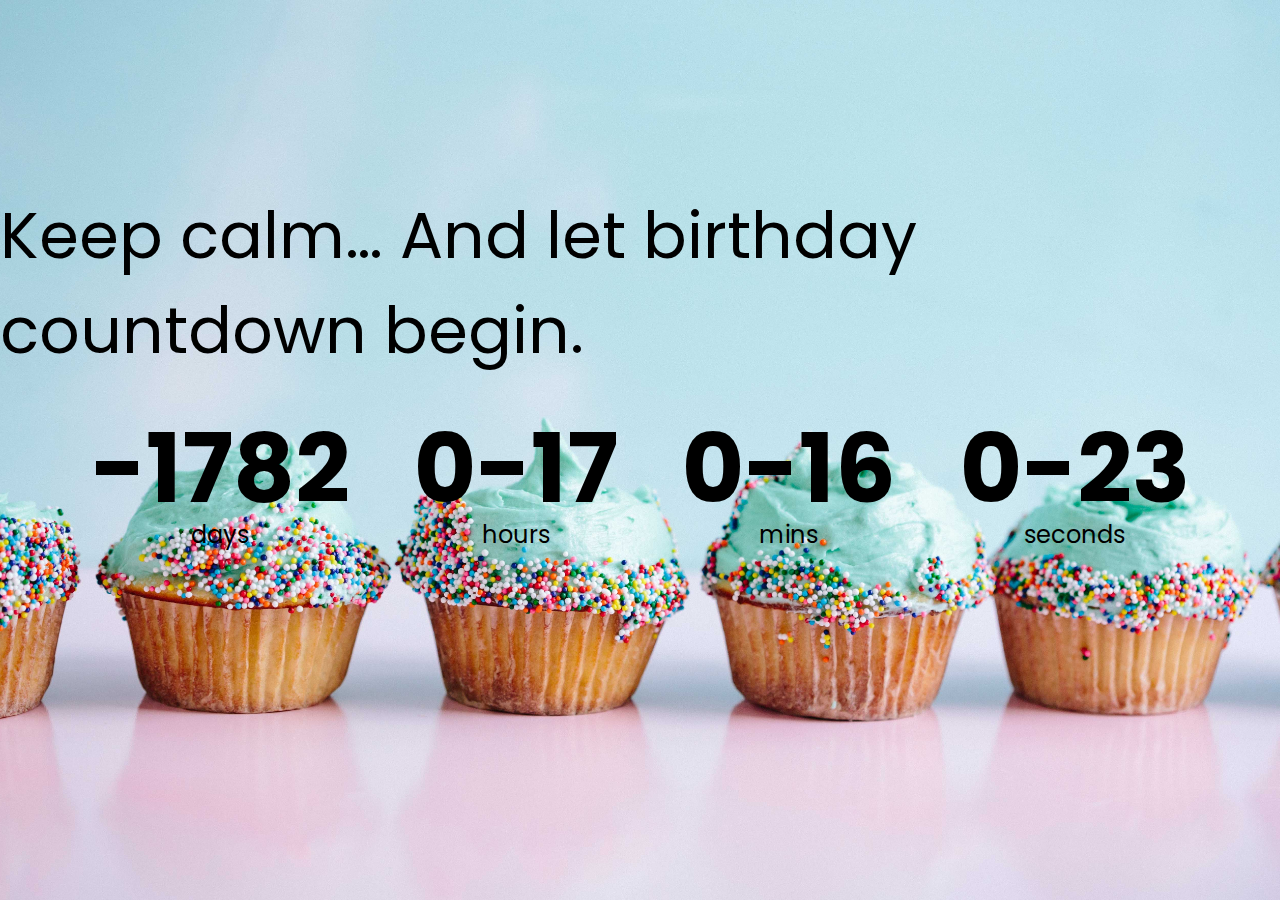
<file: html/vishal.html>
<!DOCTYPE html>
<html lang="en">
<head>
    <meta charset="UTF-8">
    <meta http-equiv="X-UA-Compatible" content="IE=edge">
    <meta name="viewport" content="width=device-width, initial-scale=1.0">
    <title>Countdown Timer</title>
    <link rel="stylesheet" href="../style2.css">
    
    <link rel="shortcut icon" href="../img/logo2.jpg">
</head>

<body>
    <h1>Keep calm… And let birthday countdown begin.</h1>
    <div class="countdown-container">
        <div class="countdown-el days-c">
            <p class="big-text" id="days">0</p>
            <span>days</span>
        </div>
        <div class="countdown-el hours-c">
            <p class="big-text" id="hours">0</p>
            <span>hours</span>
        </div>
        <div class="countdown-el mins-c">
            <p class="big-text" id="mins">0</p>
            <span>mins</span>
        </div>
        <div class="countdown-el secs-c">
            <p class="big-text" id="secs">0</p>
            <span>seconds</span>
        </div>
    </div>
</body>
<script>
    const daysEl= document.getElementById('days');
    const hoursEl=document.getElementById('hours');
    const minsEl=document.getElementById('mins');
    const secsEl=document.getElementById('secs');
    const birthday = '7 Sept 2021';
    function countdown() {
        const birthdayDate = new Date(birthday);
        const currentDate = new Date();
        const totalSeconds = (birthdayDate - currentDate)/1000;
        const days = Math.floor(totalSeconds/3600/24);
        const hours = Math.floor(totalSeconds/3600)%24;
        const minutes = Math.floor(totalSeconds/60)%60;
        const seconds = Math.floor(totalSeconds%60);

        console.log(days, hours, minutes, seconds);

        daysEl.innerHTML = days;
        hoursEl.innerHTML = formatTime(hours);
        minsEl.innerHTML = formatTime(minutes);
        secsEl.innerHTML = formatTime(seconds);
    }
    function formatTime(time){
        return time < 10 ? `0${time}` : time;
    }
    countdown();

    setInterval(countdown, 1000);
</script>
</html>
</file>
<file: style.css>
.birthday-area{
   margin-top: 3rem;
}
.birthday-area .birthday-title{
    padding-bottom: 1rem ; 
}
.birthday-area .birthday-title h1{
    font-size: 35px;
}
.birthday-area .birthday{
    background: rgba(248,252,253,0.967);
    padding: 1rem 0;
    width: 16rem;
    margin: 0.7rem 0.5rem;
    text-align: center;
    transition: 0.7s ease;
}
.birthday-area .birthday:hover{
    box-shadow: 0px 10px 30px rgba(57, 56, 61, 0.205);;
    transform: scale(1.1,1.1);
    
    
}
</file>
<file: style2.css>
@import url('https://fonts.googleapis.com/css2?family=Poppins:wght@200;400;600&display=swap');

* {
    box-sizing: border-box;
}

body {
    background-image: url("./img/background.jpg");
    background-repeat: no-repeat;
    background-size: cover;
    background-position: center center;
    display: flex;
    align-items: center;
    justify-content: center;
    flex-direction: column;
    min-height: 100vh;
    font-family: 'Poppins', sans-serif;
    margin: 0;
}

h1 {
    font-weight: normal;
    font-size: 4rem;
    margin-top: -10rem;
    justify-content: center;
}

.countdown-container {
    display: flex;
    flex-wrap: wrap;
    justify-content: center;

}

.big-text {
    font-weight: bold;
    font-size: 6rem;
    line-height: 1;
    margin: 0 2rem;
}

.countdown-el {
    text-align: center;
}
.countdown-el span{
    font-size: 1.5rem;
}

@media only screen and (max-width: 420px){
    h1{
        margin-top: 1rem;
        font-size: 3rem;
    }
}
</file>
